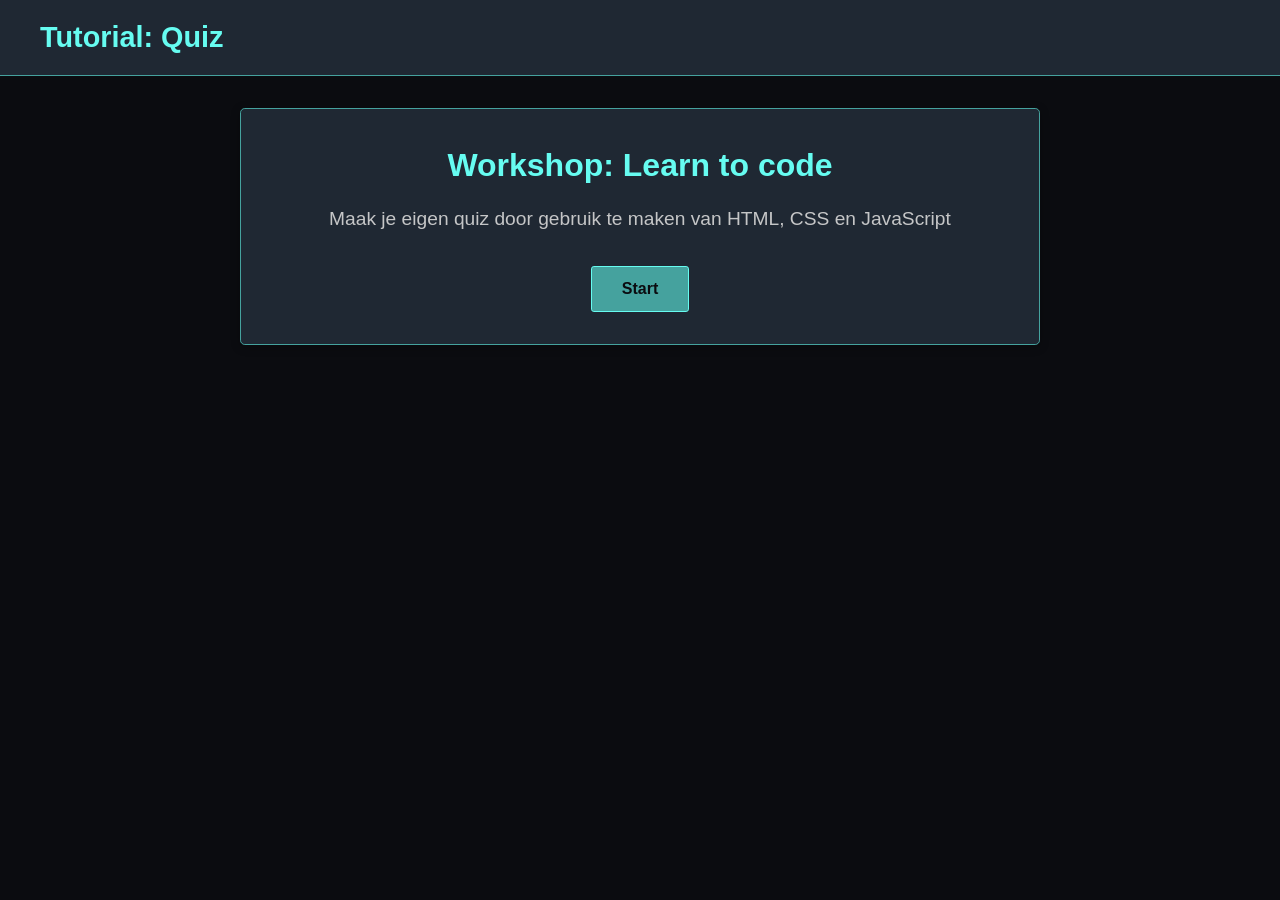
<file: index.html>
<!DOCTYPE html>
<html lang="en">
<head>
    <meta charset="UTF-8">
    <meta name="viewport" content="width=device-width, initial-scale=1.0">
    <link rel="icon" type="image/png" href="assets/images/favicon/favicon-96x96.png" sizes="96x96" />
    <link rel="icon" type="image/svg+xml" href="assets/images/favicon.svg" />
    <link rel="shortcut icon" href="assets/images/favicon.ico" />
    <link rel="apple-touch-icon" sizes="180x180" href="assets/images/apple-touch-icon.png" />
    <link rel="manifest" href="assets/images/site.webmanifest" />
    <link rel="stylesheet" href="css/reset.css">
    <link rel="stylesheet" href="css/main.css">
    <title>Quiz App</title>
</head>
<body class="page">
    <header class="header">
        <h2 class="header__title">Tutorial: Quiz</h2>
    </header>
    <main>
        <div class="landing-content">
            <h1 class="landing-content__title">Workshop: Learn to code</h1>
            <p class="landing-content__description">Maak je eigen quiz door gebruik te maken van HTML, CSS en JavaScript</p>
            <a href="tutorial.html" class="landing-content__button">Start</a>
        </div>
    </main>
</body>
</html>
</file>
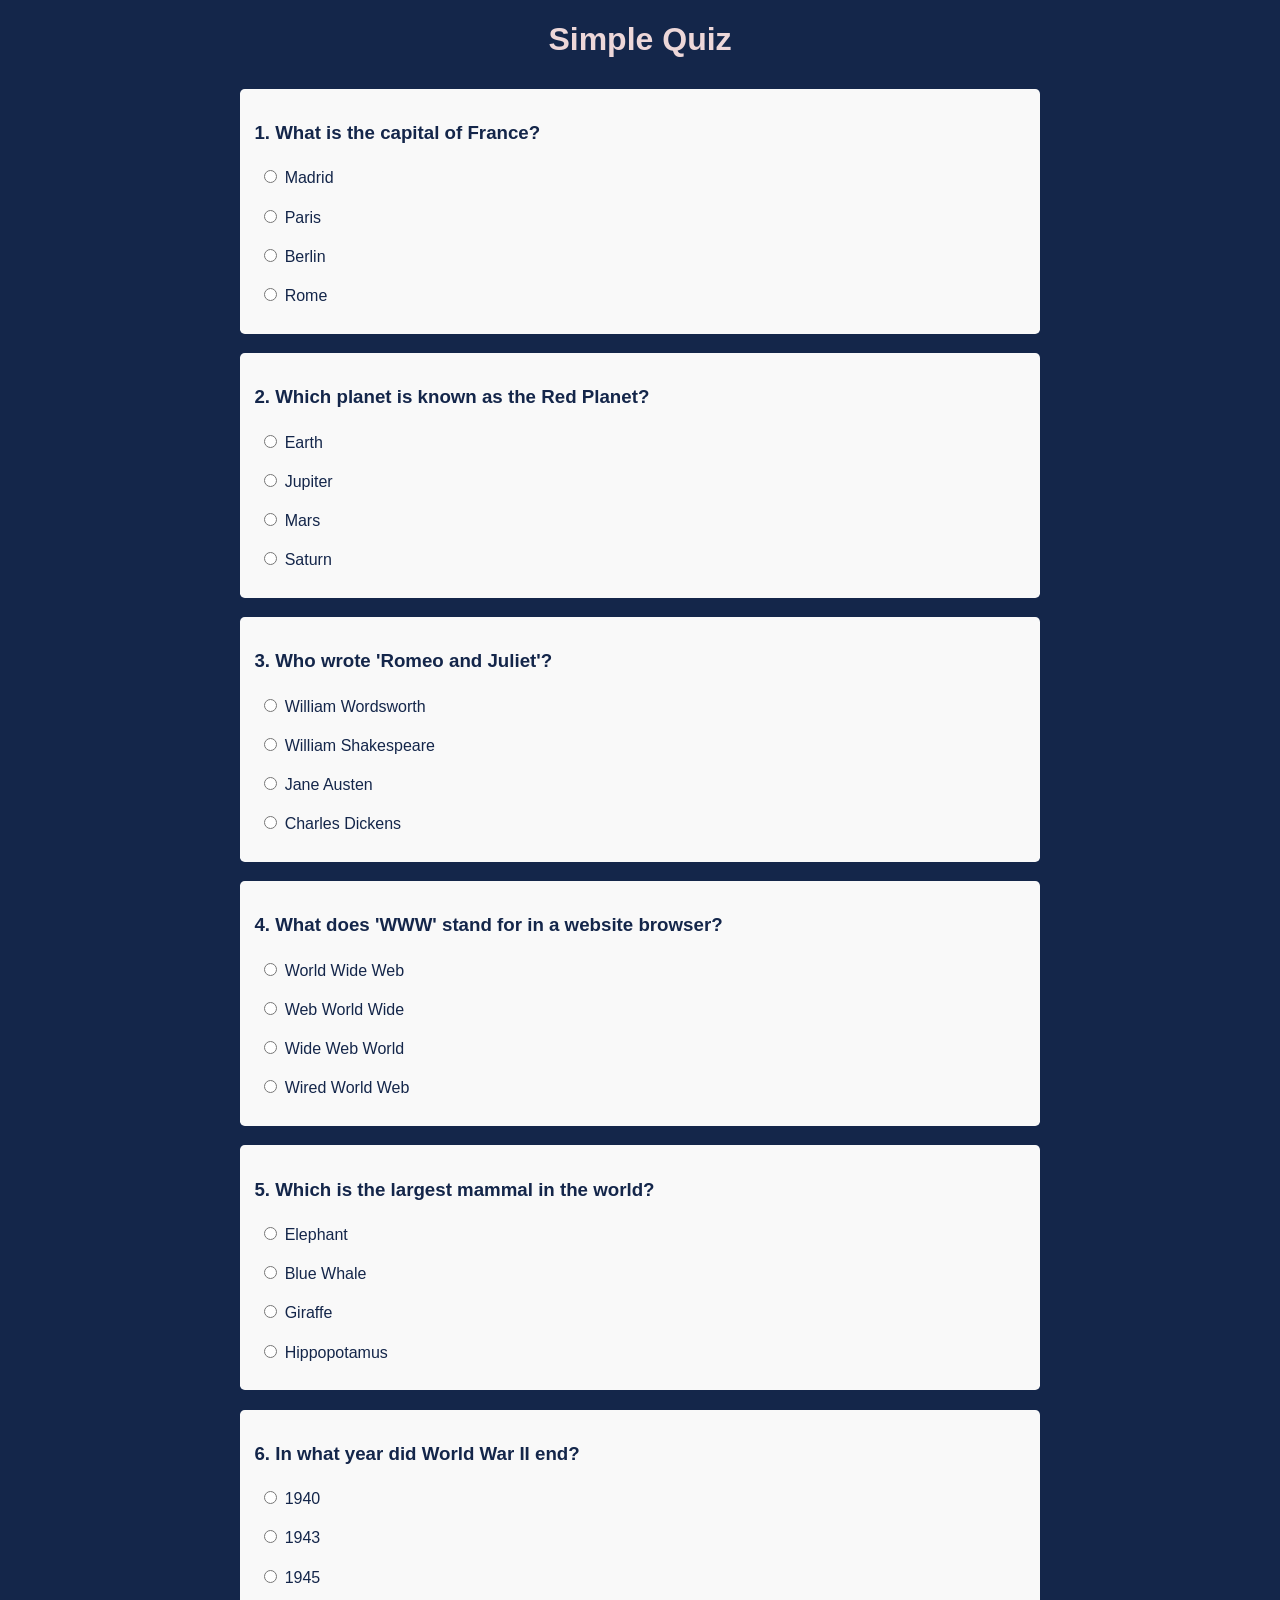
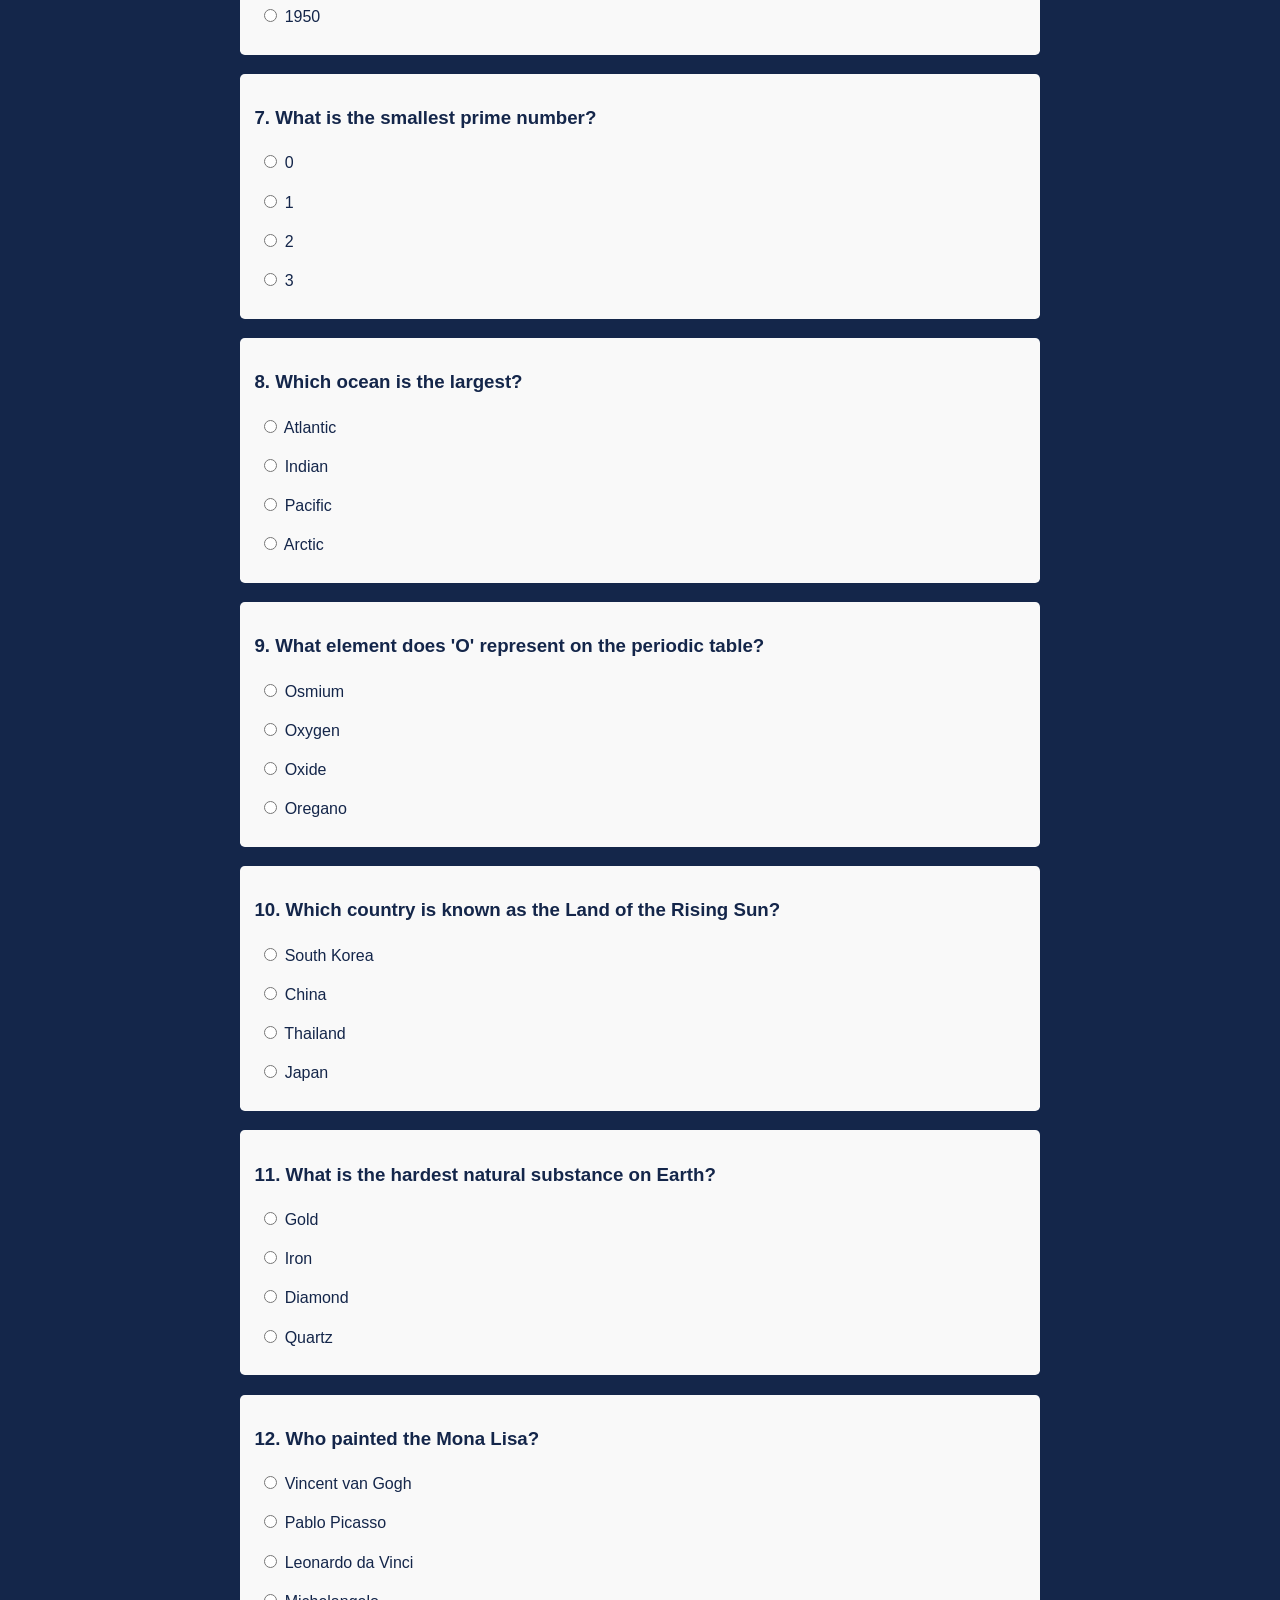
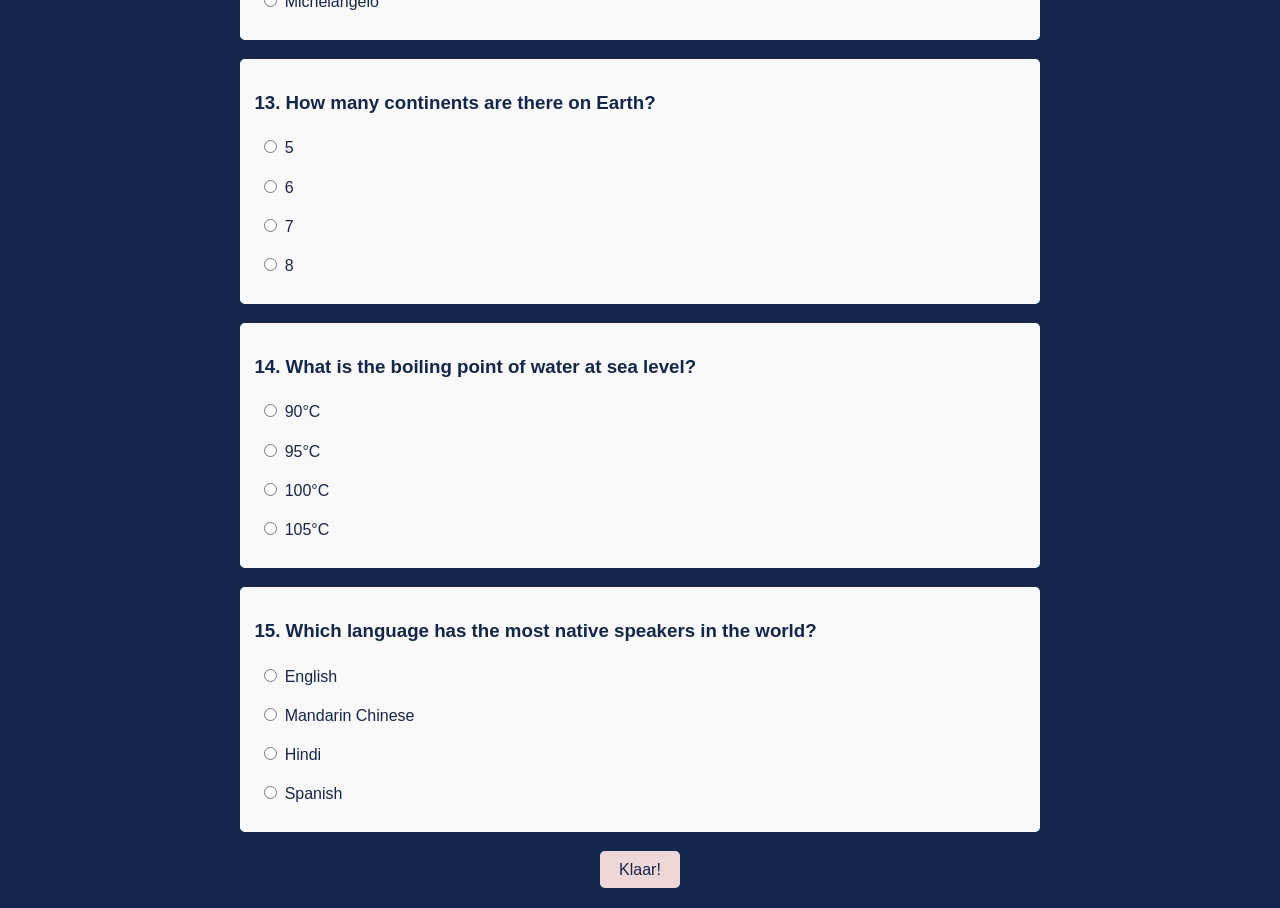
<file: quiz/index.html>
<!DOCTYPE html>
<html lang="en">
<head>
    <meta charset="UTF-8">
    <meta name="viewport" content="width=device-width, initial-scale=1.0">
    <link rel="stylesheet" href="css/main.css"> <!-- Hier laden we het css bestand in om de styling te bepalen -->
    <title>Simple Quiz</title> <!-- Dit is de titel van het document en verschijnt bovenaan als titel in het tabblad-->
</head>
<body>
    <h1>Simple Quiz</h1> <!-- Dit is de titel van de quiz die bovenaan de pagina verschijnt -->

    <div id="quiz-container">
        <!-- Hier zullen de vragen worden ingeladen -->
    </div>

    <button id="submit-button" class="submit-button">Klaar!</button> <!-- Dit is de knop om de antwoorden in te dienen -->

    <div id="results" class="results hidden">
        <h2>Resultaat</h2>
        <p>Score: <span id="score"></span><!-- Hier zal de eindscore worden ingeladen --> op 15</p>
    </div>

    <!-- Hier laden we beide JavaScript bestanden in -->
    <script src="js/questions.js"></script>
    <script src="js/script.js"></script>
</body>
</html>
</file>
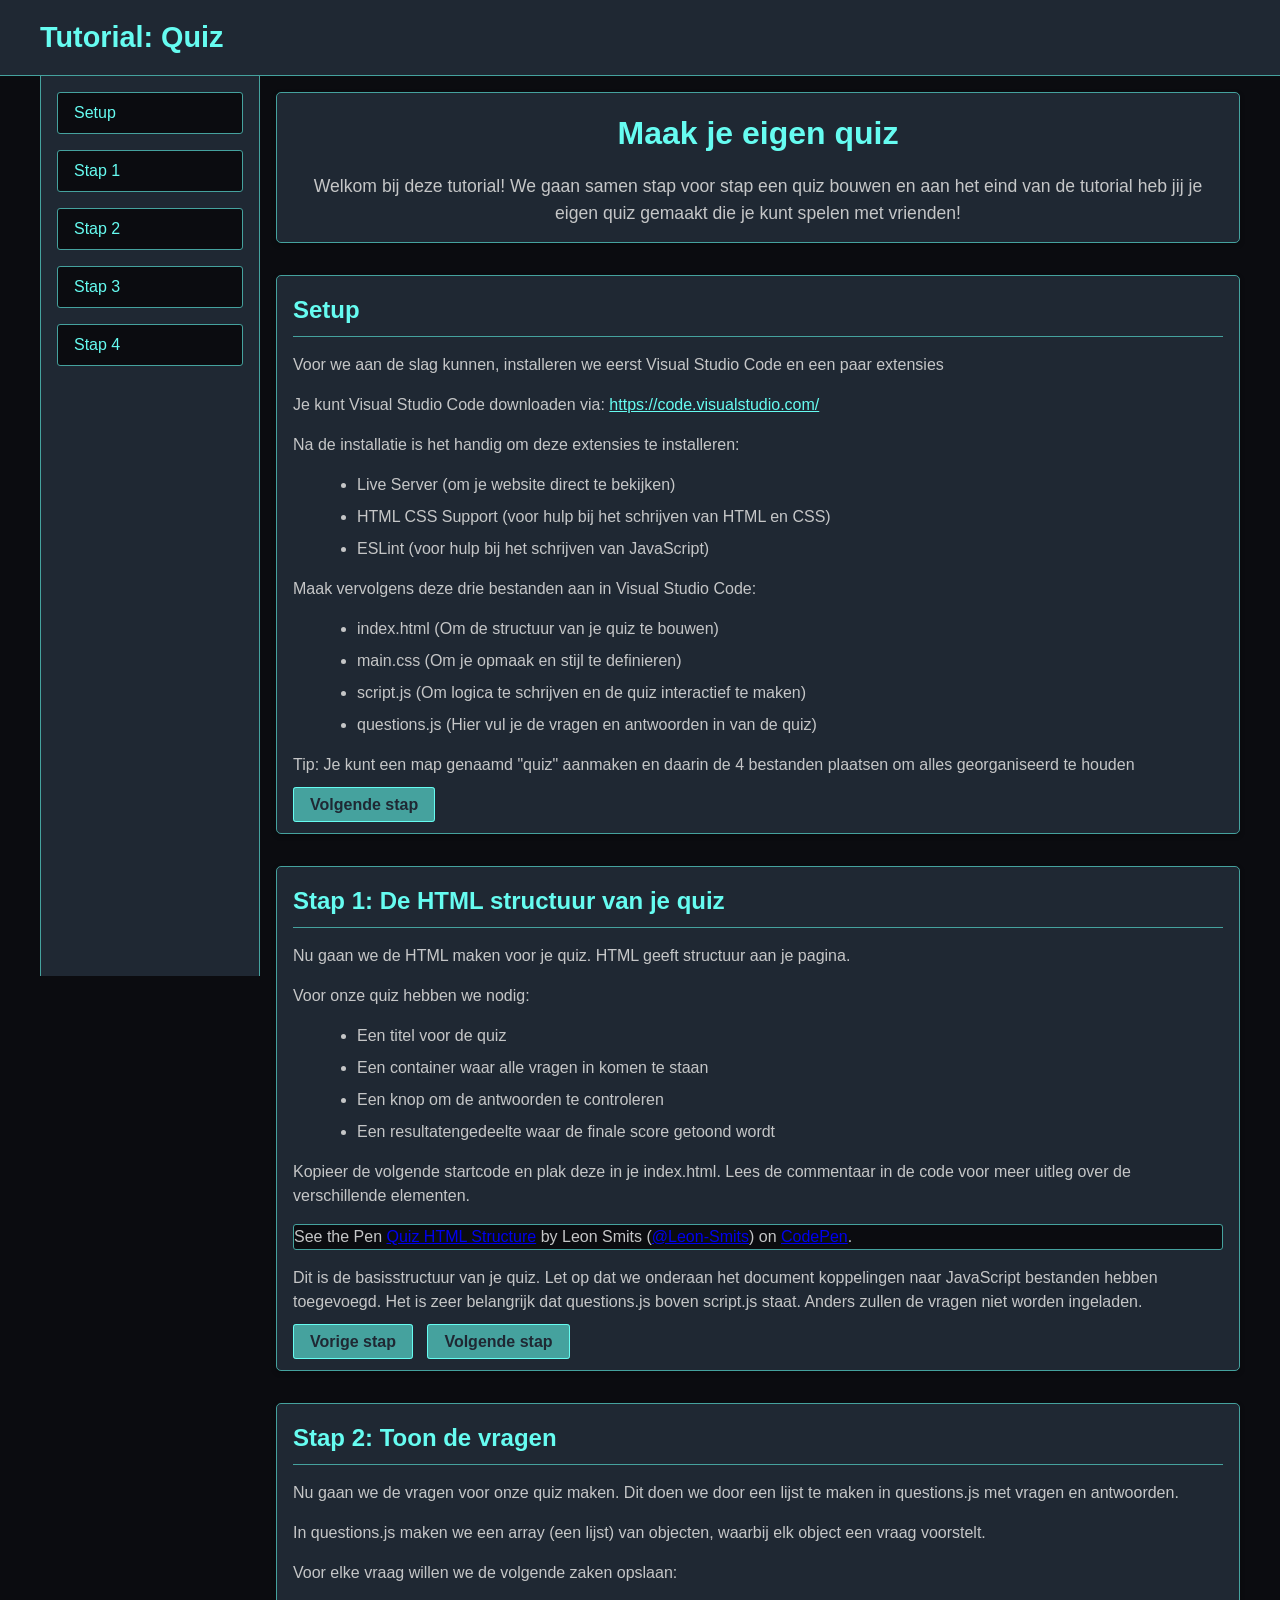
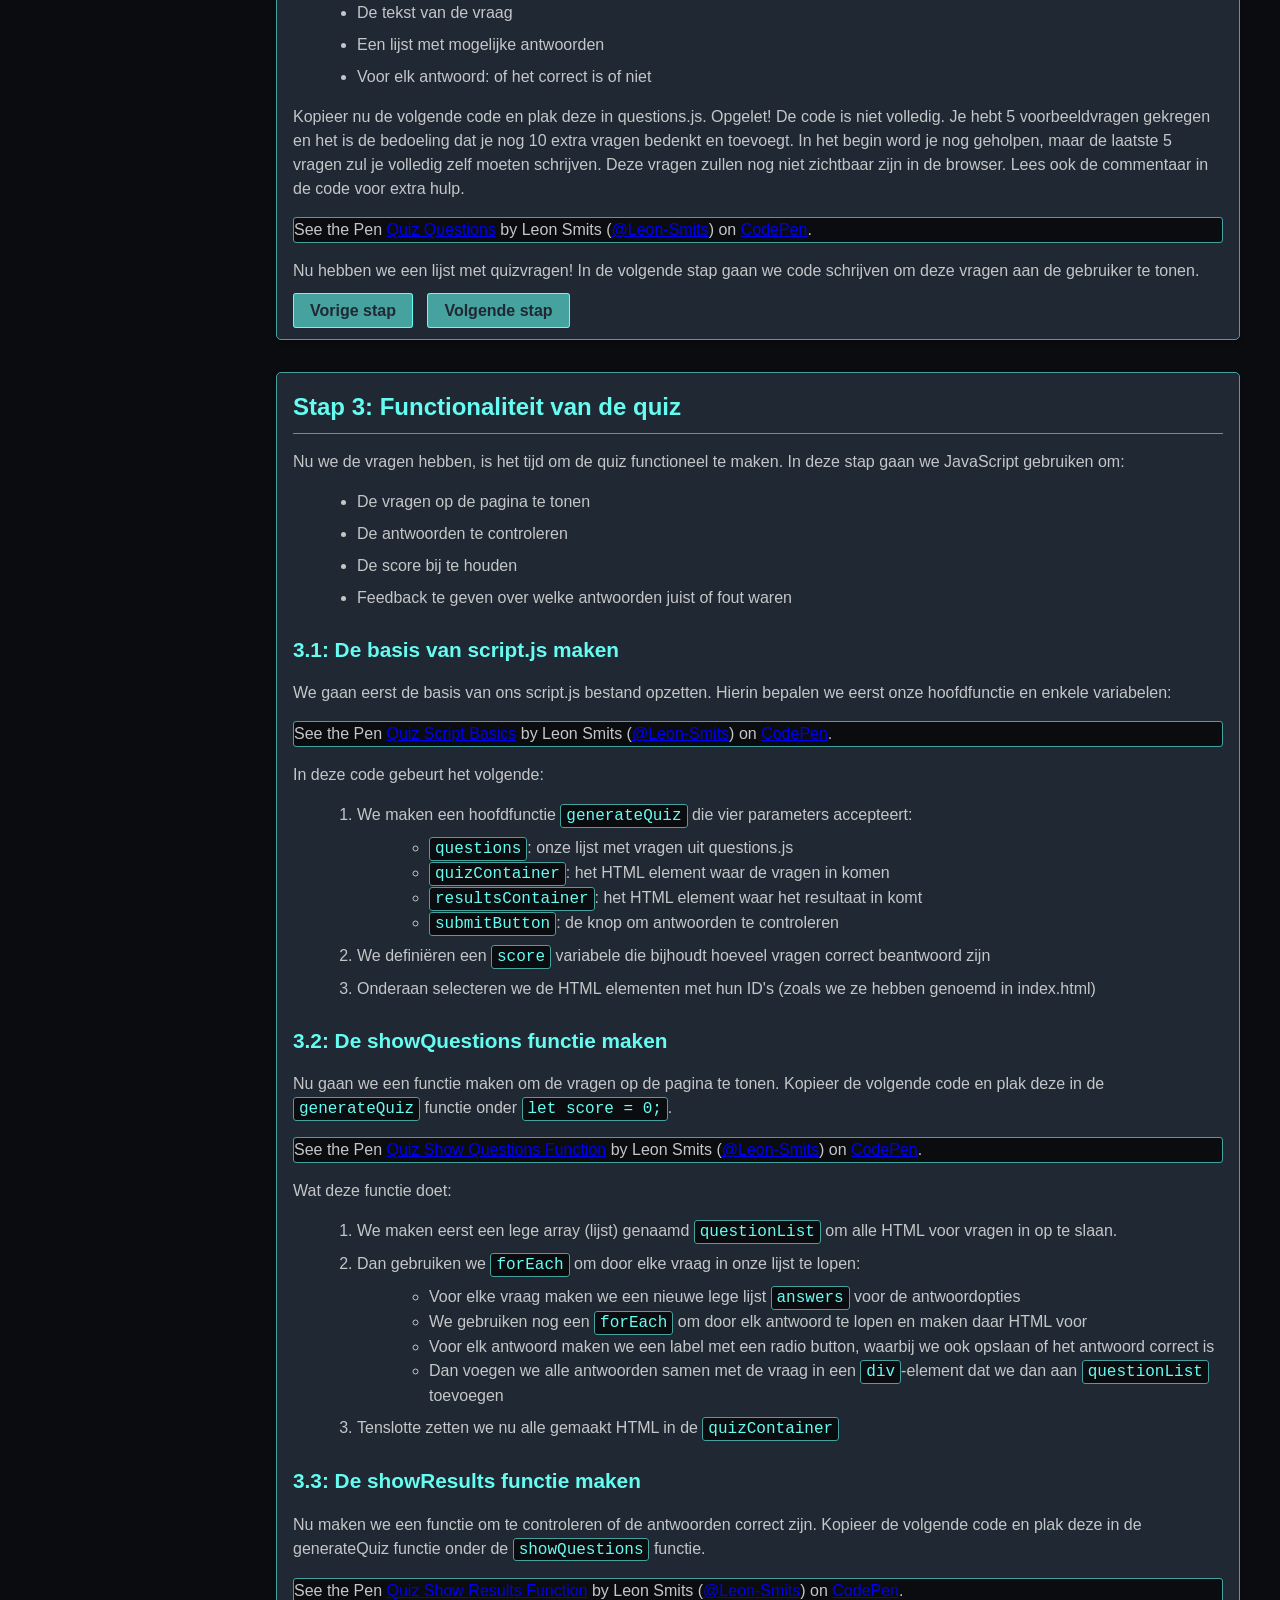
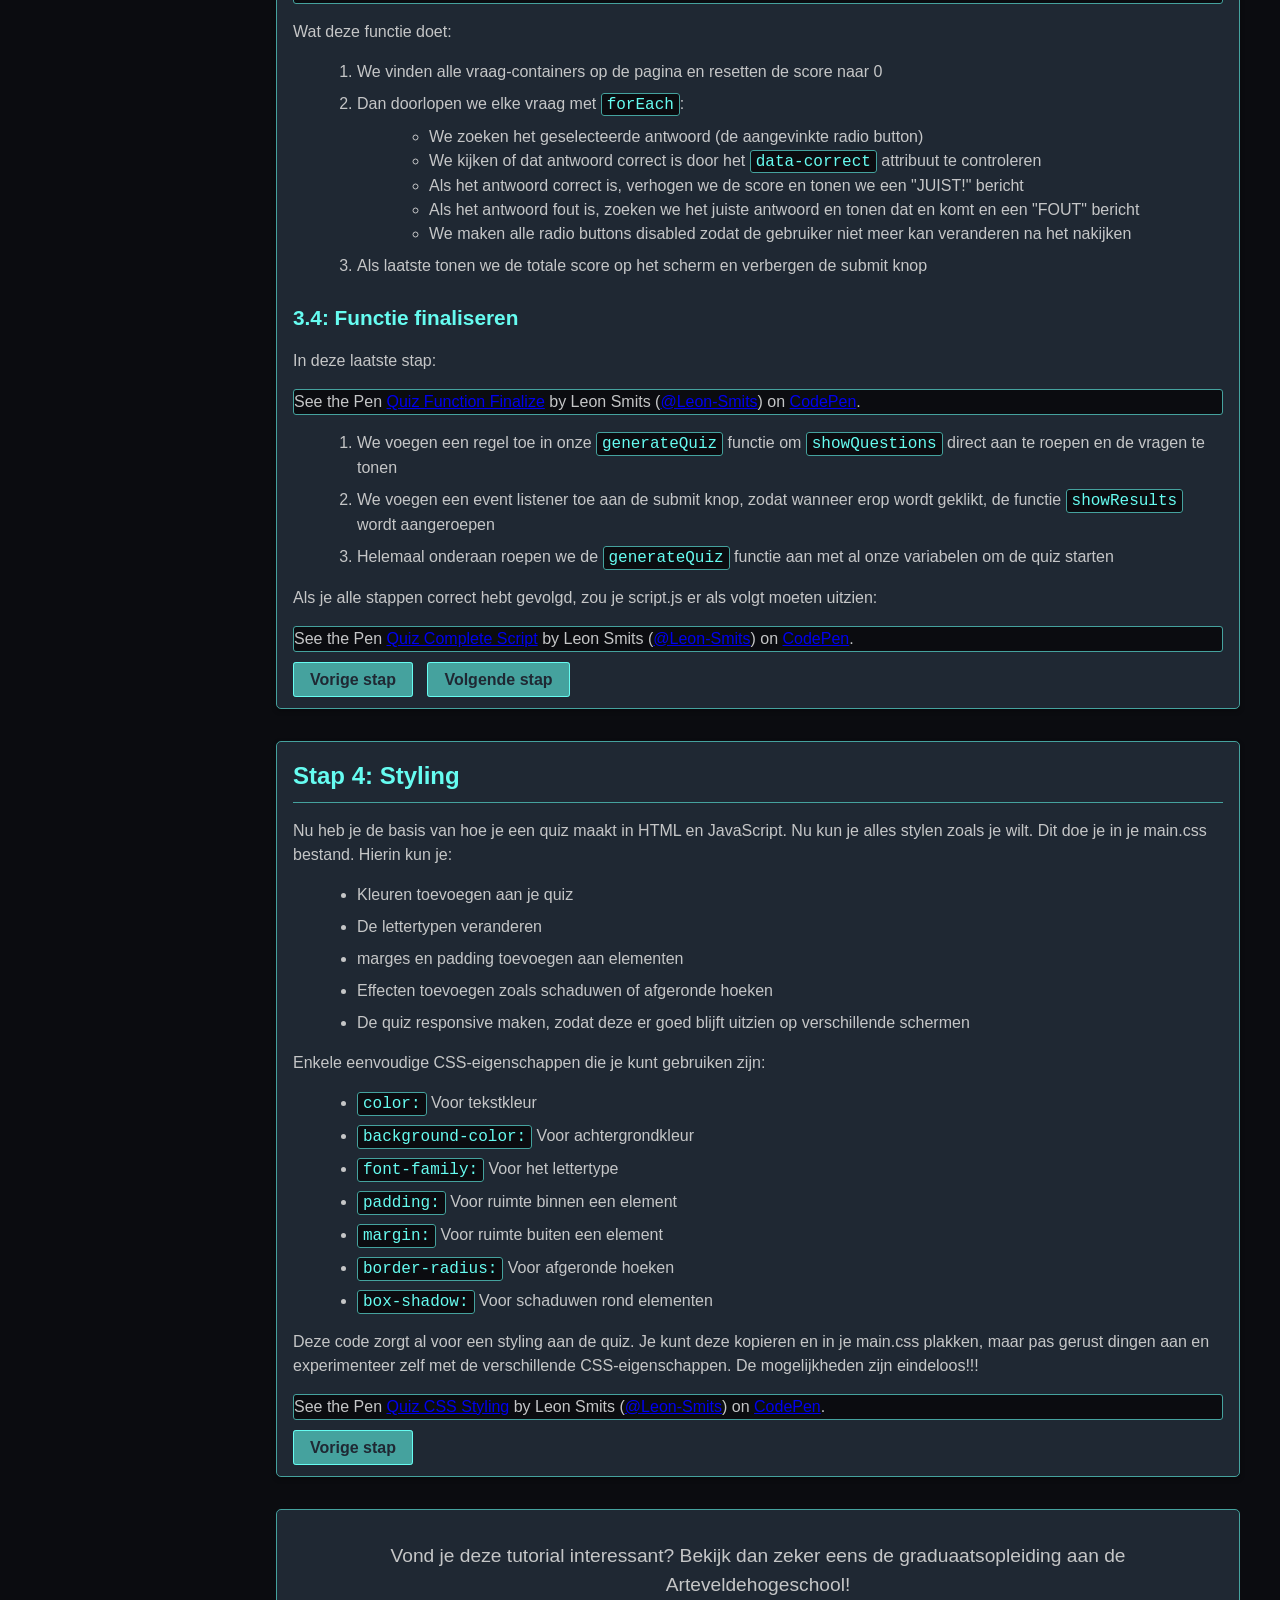
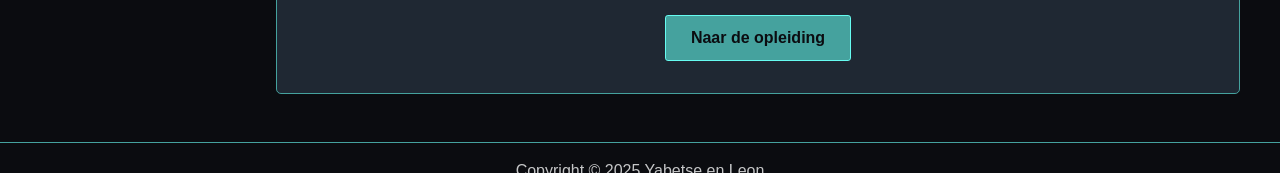
<file: tutorial/index.html>
<!DOCTYPE html>
<html lang="en">
<head>
    <meta charset="UTF-8">
    <meta name="viewport" content="width=device-width, initial-scale=1.0">
    <link rel="icon" type="image/png" href="assets/images/favicon/favicon-96x96.png" sizes="96x96" />
    <link rel="icon" type="image/svg+xml" href="assets/images/favicon.svg" />
    <link rel="shortcut icon" href="assets/images/favicon.ico" />
    <link rel="apple-touch-icon" sizes="180x180" href="assets/images/apple-touch-icon.png" />
    <link rel="manifest" href="assets/images/site.webmanifest" />
    <link rel="stylesheet" href="css/reset.css">
    <link rel="stylesheet" href="css/main.css">
    <title>Tutorial: Quiz</title>
</head>

<body class="page">
    <header class="header">
        <h2 class="header__title">Tutorial: Quiz</h2>
    </header>

    <div class="page-container">
        <aside class="sidebar">
            <nav class="sidebar__nav">
                <ul class="sidebar__nav-list">
                    <li class="sidebar__nav-item"><a href="#setup" class="sidebar__nav-link">Setup</a></li>
                    <li class="sidebar__nav-item"><a href="#stap1" class="sidebar__nav-link">Stap 1</a></li>
                    <li class="sidebar__nav-item"><a href="#stap2" class="sidebar__nav-link">Stap 2</a></li>
                    <li class="sidebar__nav-item"><a href="#stap3" class="sidebar__nav-link">Stap 3</a></li>
                    <li class="sidebar__nav-item"><a href="#stap4" class="sidebar__nav-link">Stap 4</a></li>
                </ul>
            </nav>
        </aside>
        <main class="main">
            <section class="intro">
                <h1 class="intro__title">Maak je eigen quiz</h1>
                <p class="intro__text">Welkom bij deze tutorial! We gaan samen stap voor stap een quiz bouwen en aan het eind van
                    de tutorial heb jij je eigen quiz gemaakt die je kunt spelen met vrienden!</p>
            </section>
            <section class="tutorial">
                <section id="setup" class="tutorial__step">
                    <h2 class="tutorial__step-title">Setup</h2>
                    <p class="tutorial__step-text">Voor we aan de slag kunnen, installeren we eerst Visual Studio Code en een paar extensies</p>
                    <p class="tutorial__step-text">
                        Je kunt Visual Studio Code downloaden via: <a href="https://code.visualstudio.com/"
                            target="_blank" class="tutorial__link tutorial__link--external">https://code.visualstudio.com/</a>
                    </p>
                    <p class="tutorial__step-text">Na de installatie is het handig om deze extensies te installeren:</p>
                    <ul class="tutorial__step-list">
                        <li class="tutorial__step-item">Live Server (om je website direct te bekijken)</li>
                        <li class="tutorial__step-item">HTML CSS Support (voor hulp bij het schrijven van HTML en CSS)</li>
                        <li class="tutorial__step-item">ESLint (voor hulp bij het schrijven van JavaScript)</li>
                    </ul>
                    <p class="tutorial__step-text">Maak vervolgens deze drie bestanden aan in Visual Studio Code:</p>
                    <ul class="tutorial__step-list">
                        <li class="tutorial__step-item">index.html (Om de structuur van je quiz te bouwen)</li>
                        <li class="tutorial__step-item">main.css (Om je opmaak en stijl te definieren)</li>
                        <li class="tutorial__step-item">script.js (Om logica te schrijven en de quiz interactief te maken)</li>
                        <li class="tutorial__step-item">questions.js (Hier vul je de vragen en antwoorden in van de quiz)</li>
                    </ul>
                    <p class="tutorial__step-text">
                        Tip: Je kunt een map genaamd "quiz" aanmaken en daarin de 4 bestanden plaatsen om alles
                        georganiseerd te houden
                    </p>
                    <a href="#stap1" class="tutorial__navigation tutorial__navigation--next">Volgende stap</a>
                </section>
                <section id="stap1" class="tutorial__step">
                    <h2 class="tutorial__step-title">Stap 1: De HTML structuur van je quiz</h2>
                    <p class="tutorial__step-text">Nu gaan we de HTML maken voor je quiz. HTML geeft structuur aan je pagina.</p>
                    <p class="tutorial__step-text">Voor onze quiz hebben we nodig:</p>
                    <ul class="tutorial__step-list">
                        <li class="tutorial__step-item">Een titel voor de quiz</li>
                        <li class="tutorial__step-item">Een container waar alle vragen in komen te staan</li>
                        <li class="tutorial__step-item">Een knop om de antwoorden te controleren</li>
                        <li class="tutorial__step-item">Een resultatengedeelte waar de finale score getoond wordt</li>
                    </ul>
                    <p class="tutorial__step-text">
                        Kopieer de volgende startcode en plak deze in je index.html. Lees de commentaar in de code voor meer
                        uitleg over de verschillende elementen.
                    </p>
    
                    <div class="tutorial__code-example">
                        <p class="codepen" data-height="300" data-default-tab="html,result" data-slug-hash="WbbEvpd"
                            data-pen-title="Quiz HTML Structure" data-user="Leon-Smits">
                            <span>See the Pen <a href="https://codepen.io/Leon-Smits/pen/WbbEvpd">
                                    Quiz HTML Structure</a> by Leon Smits (<a href="https://codepen.io/Leon-Smits">@Leon-Smits</a>)
                                on <a href="https://codepen.io">CodePen</a>.</span>
                        </p>
                    </div>
    
                    <p class="tutorial__step-text">
                        Dit is de basisstructuur van je quiz. Let op dat we onderaan het document koppelingen naar
                        JavaScript bestanden hebben toegevoegd. Het is zeer belangrijk dat questions.js boven script.js
                        staat. Anders zullen de vragen niet worden ingeladen.
                    </p>
                    <div class="tutorial__step-navigation">
                        <a href="#setup" class="tutorial__navigation tutorial__navigation--prev">Vorige stap</a>
                        <a href="#stap2" class="tutorial__navigation tutorial__navigation--next">Volgende stap</a>
                    </div>
                </section>
                <section id="stap2" class="tutorial__step">
                    <h2 class="tutorial__step-title">Stap 2: Toon de vragen</h2>
                    <p class="tutorial__step-text">Nu gaan we de vragen voor onze quiz maken. Dit doen we door een lijst te maken in questions.js met
                        vragen en antwoorden.</p>
                    <p class="tutorial__step-text">In questions.js maken we een array (een lijst) van objecten, waarbij elk object een vraag voorstelt.
                    </p>
                    <p class="tutorial__step-text">Voor elke vraag willen we de volgende zaken opslaan:</p>
                    <ul class="tutorial__step-list">
                        <li class="tutorial__step-item">De tekst van de vraag</li>
                        <li class="tutorial__step-item">Een lijst met mogelijke antwoorden</li>
                        <li class="tutorial__step-item">Voor elk antwoord: of het correct is of niet</li>
                    </ul>
                    <p class="tutorial__step-text">
                        Kopieer nu de volgende code en plak deze in questions.js. Opgelet! De code is niet volledig. Je hebt
                        5 voorbeeldvragen gekregen en het is de bedoeling dat je nog 10 extra vragen bedenkt en toevoegt. In
                        het begin word je nog geholpen, maar de laatste 5 vragen zul je volledig zelf moeten schrijven. Deze
                        vragen zullen nog niet zichtbaar zijn in de browser. Lees
                        ook de commentaar in de code voor extra hulp.
                    </p>
    
                    <div class="tutorial__code-example">
                        <p class="codepen" data-height="300" data-default-tab="js" data-slug-hash="qEEXbLg"
                            data-pen-title="Quiz Questions" data-user="Leon-Smits">
                            <span>See the Pen <a href="https://codepen.io/Leon-Smits/pen/qEEXbLg">
                                    Quiz Questions</a> by Leon Smits (<a href="https://codepen.io/Leon-Smits">@Leon-Smits</a>)
                                on <a href="https://codepen.io">CodePen</a>.</span>
                        </p>
                    </div>
    
                    <p class="tutorial__step-text">
                        Nu hebben we een lijst met quizvragen! In de volgende stap gaan we code schrijven om deze vragen aan
                        de gebruiker te tonen.
                    </p>
                    <div class="tutorial__step-navigation">
                        <a href="#stap1" class="tutorial__navigation tutorial__navigation--prev">Vorige stap</a>
                        <a href="#stap3" class="tutorial__navigation tutorial__navigation--next">Volgende stap</a>
                    </div>
                </section>
                <section id="stap3" class="tutorial__step">
                    <h2 class="tutorial__step-title">Stap 3: Functionaliteit van de quiz</h2>
                    <p class="tutorial__step-text">
                        Nu we de vragen hebben, is het tijd om de quiz functioneel te maken. In deze stap gaan we JavaScript
                        gebruiken om:
                    </p>
                    <ul class="tutorial__step-list">
                        <li class="tutorial__step-item">De vragen op de pagina te tonen</li>
                        <li class="tutorial__step-item">De antwoorden te controleren</li>
                        <li class="tutorial__step-item">De score bij te houden</li>
                        <li class="tutorial__step-item">Feedback te geven over welke antwoorden juist of fout waren</li>
                    </ul>
                    
                    <h3 class="tutorial__step-subtitle">3.1: De basis van script.js maken</h3>
                    <p class="tutorial__step-text">
                        We gaan eerst de basis van ons script.js bestand opzetten. Hierin bepalen we eerst onze
                        hoofdfunctie en enkele variabelen:
                    </p>
    
                    <div class="tutorial__code-example">
                        <p class="codepen" data-height="300" data-default-tab="js" data-slug-hash="wBBqGZj"
                            data-pen-title="Quiz Script Basics" data-user="Leon-Smits">
                            <span>See the Pen <a href="https://codepen.io/Leon-Smits/pen/wBBqGZj">
                                    Quiz Script Basics</a> by Leon Smits (<a href="https://codepen.io/Leon-Smits">@Leon-Smits</a>)
                                on <a href="https://codepen.io">CodePen</a>.</span>
                        </p>
                    </div>
    
                    <p class="tutorial__step-text">In deze code gebeurt het volgende:</p>
                    <ol class="tutorial__step-list tutorial__step-list--ordered">
                        <li class="tutorial__step-item">
                            We maken een hoofdfunctie <code class="tutorial__code-inline">generateQuiz</code> die vier parameters accepteert:
                            <ul class="tutorial__step-sublist">
                                <li class="tutorial__step-subitem"><code class="tutorial__code-inline">questions</code>: onze lijst met vragen uit questions.js</li>
                                <li class="tutorial__step-subitem"><code class="tutorial__code-inline">quizContainer</code>: het HTML element waar de vragen in komen</li>
                                <li class="tutorial__step-subitem"><code class="tutorial__code-inline">resultsContainer</code>: het HTML element waar het resultaat in komt</li>
                                <li class="tutorial__step-subitem"><code class="tutorial__code-inline">submitButton</code>: de knop om antwoorden te controleren</li>
                            </ul>
                        </li>
                        <li class="tutorial__step-item">
                            We definiëren een <code class="tutorial__code-inline">score</code> variabele die bijhoudt hoeveel vragen correct beantwoord zijn
                        </li>
                        <li class="tutorial__step-item">
                            Onderaan selecteren we de HTML elementen met hun ID's (zoals we ze hebben genoemd in index.html)
                        </li>
                    </ol>
                    
                    <h3 class="tutorial__step-subtitle">3.2: De showQuestions functie maken</h3>
                    <p class="tutorial__step-text">
                        Nu gaan we een functie maken om de vragen op de pagina te tonen. Kopieer de volgende code en plak
                        deze in de <code class="tutorial__code-inline">generateQuiz</code> functie onder <code class="tutorial__code-inline">let score = 0;</code>.
                    </p>
    
                    <div class="tutorial__code-example">
                        <p class="codepen" data-height="300" data-default-tab="js" data-slug-hash="XJJaKXb"
                            data-pen-title="Quiz Show Questions Function" data-user="Leon-Smits">
                            <span>See the Pen <a href="https://codepen.io/Leon-Smits/pen/XJJaKXb">
                                    Quiz Show Questions Function</a> by Leon Smits (<a href="https://codepen.io/Leon-Smits">@Leon-Smits</a>)
                                on <a href="https://codepen.io">CodePen</a>.</span>
                        </p>
                    </div>
    
                    <p class="tutorial__step-text">Wat deze functie doet:</p>
                    <ol class="tutorial__step-list tutorial__step-list--ordered">
                        <li class="tutorial__step-item">
                            We maken eerst een lege array (lijst) genaamd <code class="tutorial__code-inline">questionList</code> om alle HTML voor vragen
                            in op te slaan.
                        </li>
                        <li class="tutorial__step-item">
                            Dan gebruiken we <code class="tutorial__code-inline">forEach</code> om door elke vraag in onze lijst te lopen:
                            <ul class="tutorial__step-sublist">
                                <li class="tutorial__step-subitem">
                                    Voor elke vraag maken we een nieuwe lege lijst <code class="tutorial__code-inline">answers</code> voor de
                                    antwoordopties
                                </li>
                                <li class="tutorial__step-subitem">
                                    We gebruiken nog een <code class="tutorial__code-inline">forEach</code> om door elk antwoord te lopen en maken daar
                                    HTML voor
                                </li>
                                <li class="tutorial__step-subitem">
                                    Voor elk antwoord maken we een label met een radio button, waarbij we ook opslaan of het
                                    antwoord correct is
                                </li>
                                <li class="tutorial__step-subitem">
                                    Dan voegen we alle antwoorden samen met de vraag in een <code class="tutorial__code-inline">div</code>-element dat we
                                    dan aan <code class="tutorial__code-inline">questionList</code> toevoegen
                                </li>
                            </ul>
                        </li>
                        <li class="tutorial__step-item">Tenslotte zetten we nu alle gemaakt HTML in de <code class="tutorial__code-inline">quizContainer</code></li>
                    </ol>
                    
                    <h3 class="tutorial__step-subtitle">3.3: De showResults functie maken</h3>
                    <p class="tutorial__step-text">Nu maken we een functie om te controleren of de antwoorden correct zijn. Kopieer de volgende code en
                        plak deze in de generateQuiz functie onder de <code class="tutorial__code-inline">showQuestions</code> functie.</p>
    
                    <div class="tutorial__code-example">
                        <p class="codepen" data-height="300" data-default-tab="js" data-slug-hash="xbbLOar"
                            data-pen-title="Quiz Show Results Function" data-user="Leon-Smits">
                            <span>See the Pen <a href="https://codepen.io/Leon-Smits/pen/xbbLOar">
                                    Quiz Show Results Function</a> by Leon Smits (<a href="https://codepen.io/Leon-Smits">@Leon-Smits</a>)
                                on <a href="https://codepen.io">CodePen</a>.</span>
                        </p>
                    </div>
    
                    <p class="tutorial__step-text">Wat deze functie doet:</p>
                    <ol class="tutorial__step-list tutorial__step-list--ordered">
                        <li class="tutorial__step-item">We vinden alle vraag-containers op de pagina en resetten de score naar 0</li>
                        <li class="tutorial__step-item">Dan doorlopen we elke vraag met <code class="tutorial__code-inline">forEach</code>:
                            <ul class="tutorial__step-sublist">
                                <li class="tutorial__step-subitem">We zoeken het geselecteerde antwoord (de aangevinkte radio button)</li>
                                <li class="tutorial__step-subitem">We kijken of dat antwoord correct is door het <code class="tutorial__code-inline">data-correct</code> attribuut te
                                    controleren</li>
                                <li class="tutorial__step-subitem">Als het antwoord correct is, verhogen we de score en tonen we een "JUIST!" bericht</li>
                                <li class="tutorial__step-subitem">Als het antwoord fout is, zoeken we het juiste antwoord en tonen dat en komt en een
                                    "FOUT" bericht</li>
                                <li class="tutorial__step-subitem">
                                    We maken alle radio buttons disabled zodat de gebruiker niet meer kan veranderen na het
                                    nakijken
                                </li>
                            </ul>
                        </li>
                        <li class="tutorial__step-item">Als laatste tonen we de totale score op het scherm en verbergen de submit knop</li>
                    </ol>
                    
                    <h3 class="tutorial__step-subtitle">3.4: Functie finaliseren</h3>
                    <p class="tutorial__step-text">In deze laatste stap:</p>
                    
                    <div class="tutorial__code-example">
                        <p class="codepen" data-height="300" data-default-tab="js" data-slug-hash="YPPxWgj"
                            data-pen-title="Quiz Function Finalize" data-user="Leon-Smits">
                            <span>See the Pen <a href="https://codepen.io/Leon-Smits/pen/YPPxWgj">
                                    Quiz Function Finalize</a> by Leon Smits (<a href="https://codepen.io/Leon-Smits">@Leon-Smits</a>)
                                on <a href="https://codepen.io">CodePen</a>.</span>
                        </p>
                    </div>
                    
                    <ol class="tutorial__step-list tutorial__step-list--ordered">
                        <li class="tutorial__step-item">
                            We voegen een regel toe in onze <code class="tutorial__code-inline">generateQuiz</code> functie om <code class="tutorial__code-inline">showQuestions</code>
                            direct aan te roepen en de vragen te tonen
                        </li>
                        <li class="tutorial__step-item">
                            We voegen een event listener toe aan de submit knop, zodat wanneer erop wordt geklikt, de
                            functie <code class="tutorial__code-inline">showResults</code> wordt aangeroepen
                        </li>
                        <li class="tutorial__step-item">
                            Helemaal onderaan roepen we de <code class="tutorial__code-inline">generateQuiz</code> functie aan met al onze variabelen om
                            de quiz starten
                        </li>
                    </ol>
                    
                    <p class="tutorial__step-text">Als je alle stappen correct hebt gevolgd, zou je script.js er als volgt moeten uitzien:</p>
                    
                    <div class="tutorial__code-example">
                        <p class="codepen" data-height="300" data-default-tab="js" data-slug-hash="emmEzaB"
                            data-pen-title="Quiz Complete Script" data-user="Leon-Smits">
                            <span>See the Pen <a href="https://codepen.io/Leon-Smits/pen/emmEzaB">
                                    Quiz Complete Script</a> by Leon Smits (<a href="https://codepen.io/Leon-Smits">@Leon-Smits</a>)
                                on <a href="https://codepen.io">CodePen</a>.</span>
                        </p>
                    </div>
                    
                    <div class="tutorial__step-navigation">
                        <a href="#stap2" class="tutorial__navigation tutorial__navigation--prev">Vorige stap</a>
                        <a href="#stap4" class="tutorial__navigation tutorial__navigation--next">Volgende stap</a>
                    </div>
                </section>
                <section id="stap4" class="tutorial__step">
                    <h2 class="tutorial__step-title">Stap 4: Styling</h2>
                    <p class="tutorial__step-text">
                        Nu heb je de basis van hoe je een quiz maakt in HTML en JavaScript. Nu kun je alles stylen zoals je
                        wilt. Dit doe je in je main.css bestand. Hierin kun je:
                    </p>
                    <ul class="tutorial__step-list">
                        <li class="tutorial__step-item">Kleuren toevoegen aan je quiz</li>
                        <li class="tutorial__step-item">De lettertypen veranderen</li>
                        <li class="tutorial__step-item">marges en padding toevoegen aan elementen</li>
                        <li class="tutorial__step-item">Effecten toevoegen zoals schaduwen of afgeronde hoeken</li>
                        <li class="tutorial__step-item">De quiz responsive maken, zodat deze er goed blijft uitzien op verschillende schermen</li>
                    </ul>
                    
                    <p class="tutorial__step-text">Enkele eenvoudige CSS-eigenschappen die je kunt gebruiken zijn:</p>
                    
                    <ul class="tutorial__step-list">
                        <li class="tutorial__step-item"><code class="tutorial__code-inline">color:</code> Voor tekstkleur</li>
                        <li class="tutorial__step-item"><code class="tutorial__code-inline">background-color:</code> Voor achtergrondkleur</li>
                        <li class="tutorial__step-item"><code class="tutorial__code-inline">font-family:</code> Voor het lettertype</li>
                        <li class="tutorial__step-item"><code class="tutorial__code-inline">padding:</code> Voor ruimte binnen een element</li>
                        <li class="tutorial__step-item"><code class="tutorial__code-inline">margin:</code> Voor ruimte buiten een element</li>
                        <li class="tutorial__step-item"><code class="tutorial__code-inline">border-radius:</code> Voor afgeronde hoeken</li>
                        <li class="tutorial__step-item"><code class="tutorial__code-inline">box-shadow:</code> Voor schaduwen rond elementen</li>
                    </ul>
                    
                    <p class="tutorial__step-text">
                        Deze code zorgt al voor een styling aan de quiz. Je kunt deze kopieren en in je main.css plakken,
                        maar pas gerust dingen aan en experimenteer zelf met de verschillende CSS-eigenschappen. De
                        mogelijkheden zijn eindeloos!!!
                    </p>
                    
                    <div class="tutorial__code-example">
                        <p class="codepen" data-height="300" data-default-tab="css" data-slug-hash="Gggvjqa" 
                            data-pen-title="Quiz CSS Styling" data-user="Leon-Smits">
                            <span>See the Pen <a href="https://codepen.io/Leon-Smits/pen/Gggvjqa">
                                    Quiz CSS Styling</a> by Leon Smits (<a href="https://codepen.io/Leon-Smits">@Leon-Smits</a>)
                                on <a href="https://codepen.io">CodePen</a>.</span>
                        </p>
                    </div>
                    
                    <div class="tutorial__step-navigation">
                        <a href="#stap3" class="tutorial__navigation tutorial__navigation--prev">Vorige stap</a>
                    </div>
                </section>
            </section>
            
            <section class="outro">
                <p class="outro__text">Vond je deze tutorial interessant? Bekijk dan zeker eens de graduaatsopleiding aan de
                    Arteveldehogeschool!</p>
                <a href="https://www.arteveldehogeschool.be/nl/opleidingen/graduaat/programmeren" target="_blank" class="outro__link">Naar de opleiding</a>
            </section>
        </main>
    </div>
    
    <footer>
        <p class="footer__copyright">Copyright &copy; 2025 Yabetse en Leon</p>
    </footer>
    
    <script async src="https://public.codepenassets.com/embed/index.js"></script>
    <script src="js/main.js"></script>
</body>
</html>
</file>
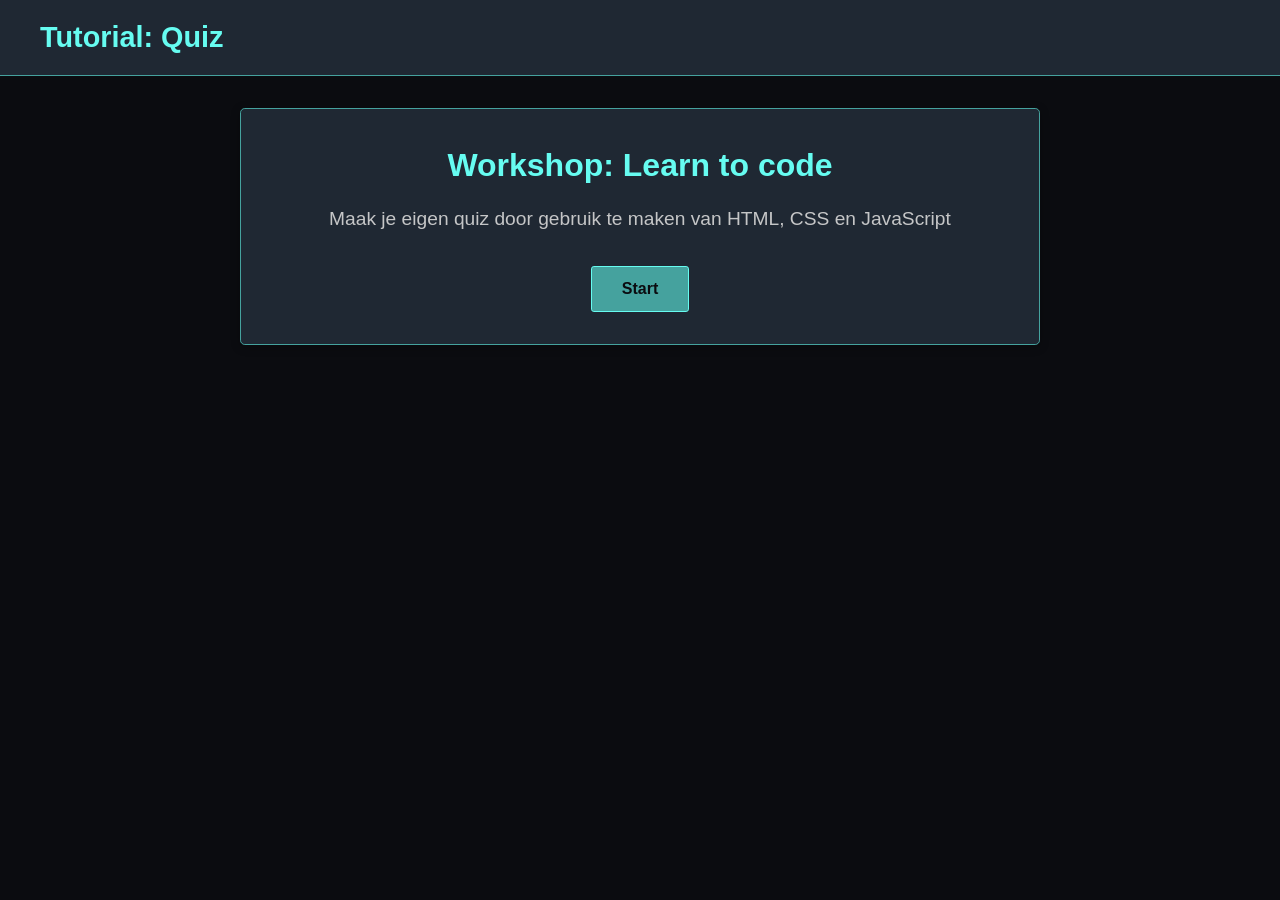
<file: tutorial/start.html>
<!DOCTYPE html>
<html lang="en">
<head>
    <meta charset="UTF-8">
    <meta name="viewport" content="width=device-width, initial-scale=1.0">
    <link rel="icon" type="image/png" href="assets/images/favicon/favicon-96x96.png" sizes="96x96" />
    <link rel="icon" type="image/svg+xml" href="assets/images/favicon.svg" />
    <link rel="shortcut icon" href="assets/images/favicon.ico" />
    <link rel="apple-touch-icon" sizes="180x180" href="assets/images/apple-touch-icon.png" />
    <link rel="manifest" href="assets/images/site.webmanifest" />
    <link rel="stylesheet" href="css/reset.css">
    <link rel="stylesheet" href="css/main.css">
    <title>Quiz App</title>
</head>
<body class="page">
    <header class="header">
        <h2 class="header__title">Tutorial: Quiz</h2>
    </header>
    <main>
        <div class="landing-content">
            <h1 class="landing-content__title">Workshop: Learn to code</h1>
            <p class="landing-content__description">Maak je eigen quiz door gebruik te maken van HTML, CSS en JavaScript</p>
            <a href="index.html" class="landing-content__button">Start</a>
        </div>
    </main>
</body>
</html>
</file>
<file: css/main.css>
/* Basis instellingen en variabelen */
:root {
  --color-darkest: #0b0c10;
  --color-dark: #1f2833;
  --color-light: #c5c6c7;
  --color-accent: #66fcf1;
  --color-secondary: #45a29e;

  /* Standaard spacing */
  --space-small: 0.5rem;
  --space-medium: 1rem;
  --space-large: 2rem;
}

body {
  font-family: Arial, sans-serif;
  font-size: 1rem;
  line-height: 1.5;
  color: var(--color-light);
  background-color: var(--color-darkest);
}

.header {
  background-color: var(--color-dark);
  color: var(--color-accent);
  padding: var(--space-medium);
  border-bottom: 0.06rem solid var(--color-secondary);
}

.header__title {
  margin: 0 auto;
  max-width: 75rem;
  font-size: 1.8rem;
  color: var(--color-accent);
}

/* Container met tutorial en sidebar */
.page-container {
  display: flex;
  max-width: 75rem;
  margin: 0 auto;
}

/* Sidebar */
.sidebar {
  width: 13.75rem;
  background-color: var(--color-dark);
  padding: var(--space-medium);
  border-right: 0.06rem solid var(--color-secondary);
  border-left: 0.06rem solid var(--color-secondary);
  position: sticky;
  top: 0;
  height: 100vh;
}

.sidebar__nav-list {
  list-style: none;
  padding: 0;
}

.sidebar__nav-item {
  margin-bottom: var(--space-medium);
}

.sidebar__nav-link {
  display: block;
  padding: var(--space-small) var(--space-medium);
  background-color: var(--color-darkest);
  color: var(--color-accent);
  text-decoration: none;
  border-radius: 0.19rem;
  border: 0.06rem solid var(--color-secondary);
}

.sidebar__nav-link:hover {
  background-color: var(--color-secondary);
  color: var(--color-darkest);
  transform: translateX(0.3125rem);
  font-weight: 600;
}

.sidebar__nav-link.active {
  background-color: var(--color-secondary);
  color: var(--color-darkest);
  font-weight: 600;
}

/* Main content container */
.main {
  flex: 1;
  padding: var(--space-medium) 0 var(--space-medium) var(--space-medium);
}

/* Landing page */
.landing-content {
  text-align: center;
  padding: var(--space-large);
  margin: var(--space-large) auto;
  max-width: 50rem;
  background-color: var(--color-dark);
  border-radius: 0.3rem;
  box-shadow: 0 0.12rem 0.62rem rgba(0, 0, 0, 0.3);
  border: 0.06rem solid var(--color-secondary);
}

.landing-content__title {
  font-size: 2rem;
  color: var(--color-accent);
  margin-bottom: var(--space-medium);
}

.landing-content__description {
  font-size: 1.2rem;
  color: var(--color-light);
  margin-bottom: var(--space-large);
}

.landing-content__button {
  display: inline-block;
  background-color: var(--color-secondary);
  color: var(--color-darkest);
  text-decoration: none;
  padding: 0.62rem 1.87rem;
  border-radius: 0.18rem;
  font-weight: bold;
  transition: all 0.3s;
  border: 0.06rem solid var(--color-accent);
}

.landing-content__button:hover {
  background-color: var(--color-accent);
  box-shadow: 0 0 0.62rem var(--color-accent);
}

/* Intro sectie */
.intro {
  text-align: center;
  background-color: var(--color-dark);
  padding: var(--space-medium);
  margin-bottom: var(--space-large);
  border-radius: 0.31rem;
  box-shadow: 0 0.125rem 0.31rem rgba(0, 0, 0, 0.3);
  border: 0.06rem solid var(--color-secondary);
}

.intro__title {
  font-size: 2rem;
  color: var(--color-accent);
  margin-bottom: var(--space-medium);
}

.intro__text {
  font-size: 1.1rem;
  color: var(--color-light);
}

/* Tutorial stappen */
.tutorial__step {
  background-color: var(--color-dark);
  padding: var(--space-medium);
  margin-bottom: var(--space-large);
  border-radius: 0.31rem;
  box-shadow: 0 0.12rem 0.31rem rgba(0, 0, 0, 0.3);
  border: 0.062rem solid var(--color-secondary);
}

.tutorial__step-title {
  color: var(--color-accent);
  font-size: 1.5rem;
  margin-bottom: var(--space-medium);
  padding-bottom: 0.5rem;
  border-bottom: 0.062rem solid var(--color-secondary);
}

.tutorial__step-subtitle {
  color: var(--color-accent);
  font-size: 1.3rem;
  margin: 1.5rem 0 1rem 0;
}

.tutorial__step-text {
  margin-bottom: var(--space-medium);
  color: var(--color-light);
}



/* Lijsten in tutorial */
.tutorial__step-list {
  margin: 0 0 var(--space-medium) 1.5rem;
  color: var(--color-light);
}

.tutorial__step-item {
  margin-bottom: 0.5rem;
}

.tutorial__step-sublist {
  margin-left: 2rem;
  margin-top: 0.5rem;
}

/* Code voorbeelden */
.tutorial__code-inline {
  background-color: var(--color-darkest);
  padding: 0.12rem 0.31rem;
  border-radius: 0.1875rem;
  color: var(--color-accent);
  border: 0.062rem solid var(--color-secondary);
}

.tutorial__code-example {
  margin: var(--space-medium) 0;
  border: 0.06rem solid var(--color-secondary);
  border-radius: 0.1875rem;
  overflow: hidden;
  background-color: var(--color-darkest);
}

/* Navigatie tussen stappen */
.tutorial__navigation {
  padding: 0.5rem 1rem;
  background-color: var(--color-secondary);
  color: var(--color-dark);
  text-decoration: none;
  border-radius: 0.18rem;
  margin-right: 0.625rem;
  margin-top: var(--space-medium);
  font-weight: bold;
  border: 0.062rem solid var(--color-accent);
}

.tutorial__navigation:hover {
  background-color: var(--color-accent);
  box-shadow: 0 0 0.5rem var(--color-accent);
}

/* Outro sectie */
.outro {
  text-align: center;
  background-color: var(--color-dark);
  color: var(--color-light);
  padding: var(--space-large);
  border-radius: 0.31rem;
  margin-top: var(--space-large);
  margin-bottom: var(--space-large);
  border: 0.062rem solid var(--color-secondary);
}

.outro__text {
  font-size: 1.2rem;
  margin-bottom: var(--space-medium);
}

.outro__link {
  display: inline-block;
  background-color: var(--color-secondary);
  color: var(--color-darkest);
  padding: 0.62rem 1.56rem;
  text-decoration: none;
  border-radius: 0.18rem;
  font-weight: bold;
  border: 0.062rem solid var(--color-accent);
  transition: all 0.3s;
}

.outro__link:hover {
  background-color: var(--color-accent);
  box-shadow: 0 0 0.625rem var(--color-accent);
}

/* Footer */
footer {
  text-align: center;
  padding: var(--space-medium);
  background-color: var(--color-darkest);
  color: var(--color-light);
  border-top: 0.062rem solid var(--color-secondary);
}

/* Links */
.tutorial__link {
  color: var(--color-accent);
  text-decoration: underline;
}

.tutorial__link:hover {
  text-decoration: none;
  color: var(--color-secondary);
}





/* Responsieve aanpassingen */
@media (max-width: 56.25rem) {
  .page-container {
    flex-direction: column;
  }

  .sidebar {
    width: 100%;
    height: auto;
    position: relative;
    border-right: none;
    border-bottom: 0.062rem solid var(--color-secondary);
  }

  .sidebar__nav-list {
    display: flex;
    flex-wrap: wrap;
    gap: 0.625rem;
  }

  .sidebar__nav-item {
    margin-bottom: 0;
  }

  .sidebar__nav-link {
    width: auto;
  }

  .main {
    max-width: 100%;
  }
}



@media (max-width: 37.5rem) {
  .sidebar__nav-list {
    flex-direction: column;
  }

  .sidebar__nav-link {
    width: 100%;
    text-align: center;
  }

  .tutorial__navigation {
    display: block;
    width: 100%;
    text-align: center;
    margin-bottom: 0.625rem;
  }
}
</file>
<file: quiz/css/main.css>
/* Algemene styling */
body {
    font-family: Arial, sans-serif;
    max-width: 50rem;
    margin: 0 auto;
    background-color: #14264a;
    color: #14264a;
}

/* Hoofditel van de quiz */
h1 {
    color: #edd7d9;
    text-align: center;
    margin-bottom: 1.9rem;
}

/* STyling voor de vragen */
.question {
    margin-bottom: 1.2rem;
    padding: 0.9rem;
    background-color: #f9f9f9;
    border-radius: 0.3rem;
}

.answers label {
    display: block;
    margin: 0.6rem 0;
    padding: 0.3rem;
    cursor: pointer;
}

/* Voor knoppen */
.submit-button {
    display: block;
    margin: 1.2rem auto;
    padding: 0.6rem 1.2rem;
    background-color: #edd7d9;
    color: #14264a;
    border: none;
    border-radius: 0.3rem;
    cursor: pointer;
    font-size: 1rem;
}

/* Voor knoppen bij hover */
.submit-button:hover {
    background-color: #b6a6a8;
}

.hidden {
    display: none;
}

.visible {
    display: block;
}

/* Feedback bij de verbetering van de vragen */
.correct-feedback {
    color: green;
    font-weight: 600;
    margin-top: 0.6rem;
}

.incorrect-feedback {
    color: red;
    font-weight: 600;
    margin-top: 0.6rem;
}

/* Styling voor de resultaten */
.results {
    text-align: center;
    padding: 1.2rem;
    margin-top: 1.9rem;
    margin-bottom: 1.9rem;
    background-color: #f0f0f0;
    border-radius: 0.3rem;
}
</file>
<file: tutorial/css/main.css>
/* Basis instellingen en variabelen */
:root {
  --color-darkest: #0b0c10;
  --color-dark: #1f2833;
  --color-light: #c5c6c7;
  --color-accent: #66fcf1;
  --color-secondary: #45a29e;

  /* Standaard spacing */
  --space-small: 0.5rem;
  --space-medium: 1rem;
  --space-large: 2rem;
}

body {
  font-family: Arial, sans-serif;
  font-size: 1rem;
  line-height: 1.5;
  color: var(--color-light);
  background-color: var(--color-darkest);
}

.header {
  background-color: var(--color-dark);
  color: var(--color-accent);
  padding: var(--space-medium);
  border-bottom: 0.06rem solid var(--color-secondary);
}

.header__title {
  margin: 0 auto;
  max-width: 75rem;
  font-size: 1.8rem;
  color: var(--color-accent);
}

/* Container met tutorial en sidebar */
.page-container {
  display: flex;
  max-width: 75rem;
  margin: 0 auto;
}

/* Sidebar */
.sidebar {
  width: 13.75rem;
  background-color: var(--color-dark);
  padding: var(--space-medium);
  border-right: 0.06rem solid var(--color-secondary);
  border-left: 0.06rem solid var(--color-secondary);
  position: sticky;
  top: 0;
  height: 100vh;
}

.sidebar__nav-list {
  list-style: none;
  padding: 0;
}

.sidebar__nav-item {
  margin-bottom: var(--space-medium);
}

.sidebar__nav-link {
  display: block;
  padding: var(--space-small) var(--space-medium);
  background-color: var(--color-darkest);
  color: var(--color-accent);
  text-decoration: none;
  border-radius: 0.19rem;
  border: 0.06rem solid var(--color-secondary);
}

.sidebar__nav-link:hover {
  background-color: var(--color-secondary);
  color: var(--color-darkest);
  transform: translateX(0.3125rem);
  font-weight: 600;
}

.sidebar__nav-link.active {
  background-color: var(--color-secondary);
  color: var(--color-darkest);
  font-weight: 600;
}

/* Main content container */
.main {
  flex: 1;
  padding: var(--space-medium) 0 var(--space-medium) var(--space-medium);
}

/* Landing page */
.landing-content {
  text-align: center;
  padding: var(--space-large);
  margin: var(--space-large) auto;
  max-width: 50rem;
  background-color: var(--color-dark);
  border-radius: 0.3rem;
  box-shadow: 0 0.12rem 0.62rem rgba(0, 0, 0, 0.3);
  border: 0.06rem solid var(--color-secondary);
}

.landing-content__title {
  font-size: 2rem;
  color: var(--color-accent);
  margin-bottom: var(--space-medium);
}

.landing-content__description {
  font-size: 1.2rem;
  color: var(--color-light);
  margin-bottom: var(--space-large);
}

.landing-content__button {
  display: inline-block;
  background-color: var(--color-secondary);
  color: var(--color-darkest);
  text-decoration: none;
  padding: 0.62rem 1.87rem;
  border-radius: 0.18rem;
  font-weight: bold;
  transition: all 0.3s;
  border: 0.06rem solid var(--color-accent);
}

.landing-content__button:hover {
  background-color: var(--color-accent);
  box-shadow: 0 0 0.62rem var(--color-accent);
}

/* Intro sectie */
.intro {
  text-align: center;
  background-color: var(--color-dark);
  padding: var(--space-medium);
  margin-bottom: var(--space-large);
  border-radius: 0.31rem;
  box-shadow: 0 0.125rem 0.31rem rgba(0, 0, 0, 0.3);
  border: 0.06rem solid var(--color-secondary);
}

.intro__title {
  font-size: 2rem;
  color: var(--color-accent);
  margin-bottom: var(--space-medium);
}

.intro__text {
  font-size: 1.1rem;
  color: var(--color-light);
}

/* Tutorial stappen */
.tutorial__step {
  background-color: var(--color-dark);
  padding: var(--space-medium);
  margin-bottom: var(--space-large);
  border-radius: 0.31rem;
  box-shadow: 0 0.12rem 0.31rem rgba(0, 0, 0, 0.3);
  border: 0.062rem solid var(--color-secondary);
}

.tutorial__step-title {
  color: var(--color-accent);
  font-size: 1.5rem;
  margin-bottom: var(--space-medium);
  padding-bottom: 0.5rem;
  border-bottom: 0.062rem solid var(--color-secondary);
}

.tutorial__step-subtitle {
  color: var(--color-accent);
  font-size: 1.3rem;
  margin: 1.5rem 0 1rem 0;
}

.tutorial__step-text {
  margin-bottom: var(--space-medium);
  color: var(--color-light);
}



/* Lijsten in tutorial */
.tutorial__step-list {
  margin: 0 0 var(--space-medium) 1.5rem;
  color: var(--color-light);
}

.tutorial__step-item {
  margin-bottom: 0.5rem;
}

.tutorial__step-sublist {
  margin-left: 2rem;
  margin-top: 0.5rem;
}

/* Code voorbeelden */
.tutorial__code-inline {
  background-color: var(--color-darkest);
  padding: 0.12rem 0.31rem;
  border-radius: 0.1875rem;
  color: var(--color-accent);
  border: 0.062rem solid var(--color-secondary);
}

.tutorial__code-example {
  margin: var(--space-medium) 0;
  border: 0.06rem solid var(--color-secondary);
  border-radius: 0.1875rem;
  overflow: hidden;
  background-color: var(--color-darkest);
}

/* Navigatie tussen stappen */
.tutorial__navigation {
  padding: 0.5rem 1rem;
  background-color: var(--color-secondary);
  color: var(--color-dark);
  text-decoration: none;
  border-radius: 0.18rem;
  margin-right: 0.625rem;
  margin-top: var(--space-medium);
  font-weight: bold;
  border: 0.062rem solid var(--color-accent);
}

.tutorial__navigation:hover {
  background-color: var(--color-accent);
  box-shadow: 0 0 0.5rem var(--color-accent);
}

/* Outro sectie */
.outro {
  text-align: center;
  background-color: var(--color-dark);
  color: var(--color-light);
  padding: var(--space-large);
  border-radius: 0.31rem;
  margin-top: var(--space-large);
  margin-bottom: var(--space-large);
  border: 0.062rem solid var(--color-secondary);
}

.outro__text {
  font-size: 1.2rem;
  margin-bottom: var(--space-medium);
}

.outro__link {
  display: inline-block;
  background-color: var(--color-secondary);
  color: var(--color-darkest);
  padding: 0.62rem 1.56rem;
  text-decoration: none;
  border-radius: 0.18rem;
  font-weight: bold;
  border: 0.062rem solid var(--color-accent);
  transition: all 0.3s;
}

.outro__link:hover {
  background-color: var(--color-accent);
  box-shadow: 0 0 0.625rem var(--color-accent);
}

/* Footer */
footer {
  text-align: center;
  padding: var(--space-medium);
  background-color: var(--color-darkest);
  color: var(--color-light);
  border-top: 0.062rem solid var(--color-secondary);
}

/* Links */
.tutorial__link {
  color: var(--color-accent);
  text-decoration: underline;
}

.tutorial__link:hover {
  text-decoration: none;
  color: var(--color-secondary);
}





/* Responsieve aanpassingen */
@media (max-width: 56.25rem) {
  .page-container {
    flex-direction: column;
  }

  .sidebar {
    width: 100%;
    height: auto;
    position: relative;
    border-right: none;
    border-bottom: 0.062rem solid var(--color-secondary);
  }

  .sidebar__nav-list {
    display: flex;
    flex-wrap: wrap;
    gap: 0.625rem;
  }

  .sidebar__nav-item {
    margin-bottom: 0;
  }

  .sidebar__nav-link {
    width: auto;
  }

  .main {
    max-width: 100%;
  }
}



@media (max-width: 37.5rem) {
  .sidebar__nav-list {
    flex-direction: column;
  }

  .sidebar__nav-link {
    width: 100%;
    text-align: center;
  }

  .tutorial__navigation {
    display: block;
    width: 100%;
    text-align: center;
    margin-bottom: 0.625rem;
  }
}
</file>
